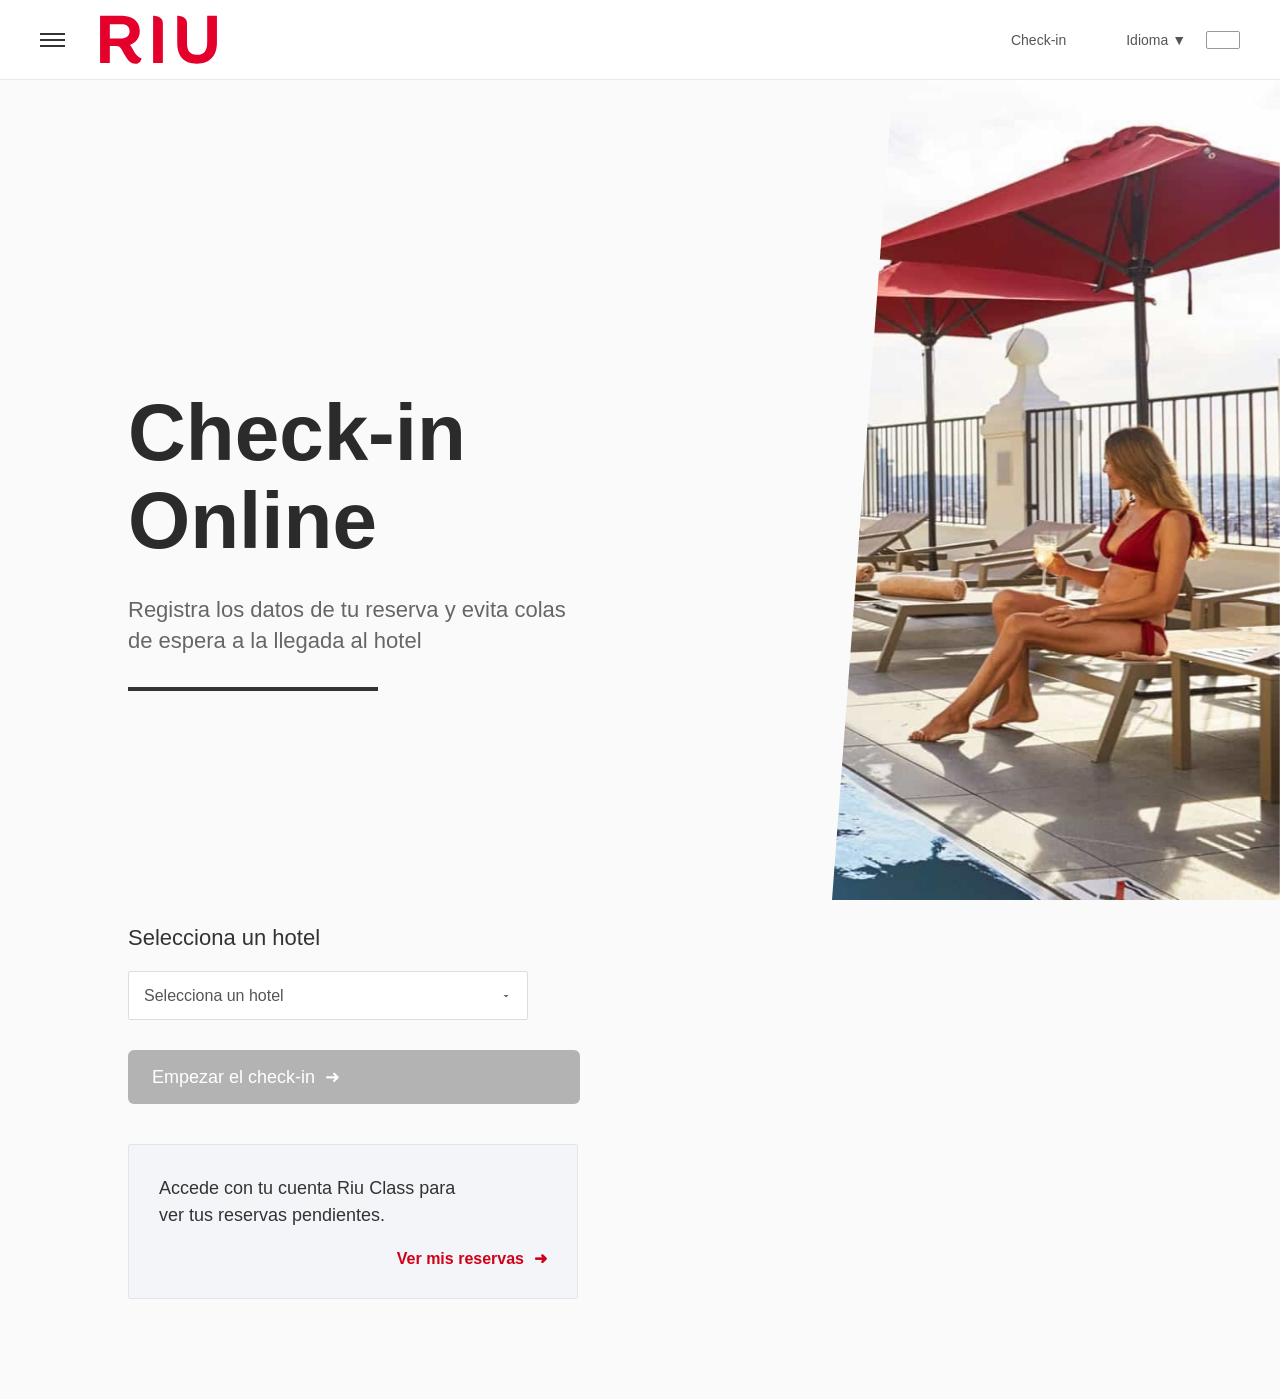
<file: index.html>
<!DOCTYPE html>
<html lang="es">
<head>
    <meta charset="UTF-8">
    <meta name="viewport" content="width=device-width, initial-scale=1.0">
    <title>RIU - Check-in Online</title>
    <link rel="stylesheet" href="css/checkin.css">
</head>
<body>
<!-- Modal de Inicio de Sesión -->
<div id="loginModal" class="modal-overlay">
    <div class="modal-box">
        <!-- Botón de cerrar (X) -->
        <span class="close-modal" id="closeModal">
            <svg viewBox="0 0 24 24" width="24" height="24" fill="#333"><path d="M19 6.41L17.59 5 12 10.59 6.41 5 5 6.41 10.59 12 5 17.59 6.41 19 12 13.41 17.59 19 19 17.59 13.41 12z"/></svg>
        </span>
        
        <h2>Bienvenido de nuevo</h2>
        <p class="modal-subtitle">ACCEDE A TU CUENTA DESDE AQUÍ</p>

        <!-- Botones sociales -->
        <div class="social-logins">
            <button class="btn-google">
                <svg viewBox="0 0 48 48" width="18" height="18"><path fill="#EA4335" d="M24 9.5c3.54 0 6.71 1.22 9.21 3.6l6.85-6.85C35.9 2.38 30.47 0 24 0 14.62 0 6.51 5.38 2.56 13.22l7.98 6.19C12.43 13.7 17.74 9.5 24 9.5z"/><path fill="#4285F4" d="M46.98 24.55c0-1.57-.15-3.09-.38-4.55H24v9.02h12.94c-.58 2.96-2.26 5.48-4.78 7.18l7.73 6c4.51-4.18 7.09-10.36 7.09-17.65z"/><path fill="#FBBC05" d="M10.53 28.59c-.48-1.45-.76-2.99-.76-4.59s.27-3.14.76-4.59l-7.98-6.19C.92 16.46 0 20.12 0 24c0 3.88.92 7.54 2.56 10.78l7.97-6.19z"/><path fill="#34A853" d="M24 48c6.48 0 11.93-2.13 15.89-5.81l-7.73-6c-2.15 1.45-4.92 2.3-8.16 2.3-6.26 0-11.57-4.22-13.47-9.91l-7.98 6.19C6.51 42.62 14.62 48 24 48z"/></svg>
                Login Google
            </button>
            <button class="btn-facebook">
                <svg viewBox="0 0 24 24" width="18" height="18" fill="white"><path d="M22.675 0h-21.35c-.732 0-1.325.593-1.325 1.325v21.351c0 .731.593 1.324 1.325 1.324h11.495v-9.294h-3.128v-3.622h3.128v-2.671c0-3.1 1.893-4.788 4.659-4.788 1.325 0 2.463.099 2.795.143v3.24l-1.918.001c-1.504 0-1.795.715-1.795 1.763v2.313h3.587l-.467 3.622h-3.12v9.293h6.116c.73 0 1.323-.593 1.323-1.325v-21.35c0-.732-.593-1.325-1.325-1.325z"/></svg>
                Login Facebook
            </button>
        </div>

        <!-- Formularios -->
        <div class="modal-form-group">
            <label>Nº de Riu Class</label>
            <input type="text" class="modal-input">
            <div class="forgot-link-container">
                <a href="#" class="forgot-link">HE OLVIDADO MI Nº RIU CLASS</a>
            </div>
        </div>

        <div class="modal-form-group">
            <label>Contraseña</label>
            <div class="password-wrapper">
                <input type="password" id="loginPassword" class="modal-input">
                <span class="toggle-password" id="togglePassword">
                    <svg viewBox="0 0 24 24" width="20" height="20" fill="#666"><path d="M12 4.5C7 4.5 2.73 7.61 1 12c1.73 4.39 6 7.5 11 7.5s9.27-3.11 11-7.5c-1.73-4.39-6-7.5-11-7.5zM12 17c-2.76 0-5-2.24-5-5s2.24-5 5-5 5 2.24 5 5-2.24 5-5 5zm0-8c-1.66 0-3 1.34-3 3s1.34 3 3 3 3-1.34 3-3-1.34-3-3-3z"/></svg>
                </span>
            </div>
            <div class="forgot-link-container">
                <a href="#" class="forgot-link">HE OLVIDADO MI CONTRASEÑA</a>
            </div>
        </div>

        <!-- Botón Entrar -->
        <div class="modal-footer">
            <button class="btn-entrar">Entrar</button>
        </div>
    </div>
</div>
    <!-- Barra de Navegación (Se queda arriba) -->
    <header class="navbar">
        <div class="nav-left">
            <div class="menu-icon">
                <span></span>
                <span></span>
                <span></span>
            </div>
            <img src="img/riu.svg" alt="RIU Hotels & Resorts">
            <nav class="main-links">
                
            </nav>
        </div>
        
        <div class="nav-right">
            <a href="#">Check-in</a>
            <a href="#" id="linkMisReservas"></a>
            <a href="tel:+521234567890"></a>
            <div class="lang-dropdown">
    <a href="#" class="lang-toggle">Idioma ▼</a>

    <div class="lang-menu">
        <a href="#" data-lang="en">Inglés</a>
        <a href="#" data-lang="es">Español</a>
    </div>
</div>

            <a href="#" id="linkRiuClass" class="btn-outline"></a>
        </div>
    </header>

    <!-- Imagen Fija de Fondo (Estática) -->
   <div class="fixed-image-container">
    <img src="img/fondo-3.jpg" class="hero-image">

    <!-- NUEVA CAPA TRANSLÚCIDA -->
    <div class="diagonal-overlay"></div>
</div>


    <!-- Área de Contenido que hace Scroll -->
    <main class="scrollable-content">
        
        <!-- PARTE 1: Hero -->
        <section class="content-section hero-section">
            <h1>Check-in<br>Online</h1>
            <p>Registra los datos de tu reserva y evita colas<br>de espera a la llegada al hotel</p>
            <div class="divider"></div>
        </section>

        <!-- PARTE 2: Formulario de Selección -->
        <section class="content-section form-section">
            <h2 class="section-title">Selecciona un hotel</h2>
            
            <div class="select-wrapper">
                <select class="hotel-select">
                    <option value="" disabled selected>Selecciona un hotel</option>
                   <optgroup label="Alemania">
<option value="riu-plaza-berlin">Hotel Riu Plaza Berlin</option>
</optgroup>

<optgroup label="Aruba">
<option value="riu-palace-antillas">Hotel Riu Palace Antillas</option>
<option value="riu-palace-aruba">Hotel Riu Palace Aruba</option>
</optgroup>

<optgroup label="Bahamas">
<option value="riu-palace-paradise-island">Hotel Riu Palace Paradise Island</option>
</optgroup>

<optgroup label="Cabo Verde">
<option value="riu-cabo-verde">Hotel Riu Cabo Verde</option>
<option value="riu-karamboa">Hotel Riu Karamboa</option>
<option value="riu-palace-boavista">Hotel Riu Palace Boavista</option>
<option value="riu-palace-santa-maria">Hotel Riu Palace Santa Maria</option>
<option value="riu-touareg">Hotel Riu Touareg</option>
</optgroup>

<optgroup label="Canadá">
<option value="riu-plaza-toronto">Hotel Riu Plaza Toronto</option>
</optgroup>

<optgroup label="Costa Rica">
<option value="riu-guanacaste">Hotel Riu Guanacaste</option>
<option value="riu-palace-costa-rica">Hotel Riu Palace Costa Rica</option>
</optgroup>

<optgroup label="Emiratos Árabes Unidos">
<option value="riu-dubai">Hotel Riu Dubai</option>
</optgroup>

<optgroup label="España">
<option value="riu-arecas">Hotel Riu Arecas</option>
<option value="riu-bravo">Hotel Riu Bravo</option>
<option value="riu-buenavista">Hotel Riu Buenavista</option>
<option value="riu-chiclana">Hotel Riu Chiclana</option>
<option value="riu-concordia">Hotel Riu Concordia</option>
<option value="riu-costa-del-sol">Hotel Riu Costa del Sol</option>
<option value="riu-festival">Hotel Riu Festival</option>
<option value="riu-gran-canaria">Hotel Riu Gran Canaria</option>
<option value="riu-monica">Hotel Riu Monica</option>
<option value="riu-oliva-beach">Hotel Riu Oliva Beach Resort</option>
<option value="riu-palace-calypso">Hotel Riu Palace Calypso</option>
<option value="riu-palace-jandia">Hotel Riu Palace Jandia</option>
<option value="riu-palace-la-mola">Hotel Riu Palace La Mola</option>
<option value="riu-palace-maspalomas">Hotel Riu Palace Maspalomas</option>
<option value="riu-palace-meloneras">Hotel Riu Palace Meloneras</option>
<option value="riu-palace-nautilus">Hotel Riu Palace Nautilus</option>
<option value="riu-palace-oasis">Hotel Riu Palace Oasis</option>
<option value="riu-palace-palmeras">Hotel Riu Palace Palmeras</option>
<option value="riu-palace-tenerife">Hotel Riu Palace Tenerife</option>
<option value="riu-palace-tres-islas">Hotel Riu Palace Tres Islas</option>
<option value="riu-papayas">Hotel Riu Papayas</option>
<option value="riu-paraiso-lanzarote">Hotel Riu Paraiso Lanzarote</option>
<option value="riu-playa-park">Hotel Riu Playa Park</option>
<option value="riu-plaza-espana">Hotel Riu Plaza España</option>
<option value="riu-san-francisco">Hotel Riu San Francisco</option>
<option value="riu-vista-mar">Hotel Riu Vista Mar</option>
</optgroup>

<optgroup label="Ilanda">
<option value="riu-plaza-the-gresham-dublin">Hotel Riu Plaza The Gresham Dublin</option>
</optgroup>

<optgroup label="Jamaica">
<option value="riu-montego-bay">Hotel Riu Montego Bay</option>
<option value="riu-negril">Hotel Riu Negril</option>
<option value="riu-ocho-rios">Hotel Riu Ocho Rios</option>
<option value="riu-palace-aquarelle">Hotel Riu Palace Aquarelle</option>
<option value="riu-palace-jamaica">Hotel Riu Palace Jamaica</option>
<option value="riu-palace-tropical-bay">Hotel Riu Palace Tropical Bay</option>
<option value="riu-reggae">Hotel Riu Reggae</option>
</optgroup>

<optgroup label="Maldivas">
<option value="riu-atoll">Hotel Riu Atoll</option>
<option value="riu-palace-maldivas">Hotel Riu Palace Maldivas</option>
</optgroup>

<optgroup label="México">
<option value="riu-cancun">Hotel Riu Cancun</option>
<option value="riu-caribe">Hotel Riu Caribe</option>
<option value="riu-dunamar">Hotel Riu Dunamar</option>
<option value="riu-emerald-bay">Hotel Riu Emerald Bay</option>
<option value="riu-jalisco">Hotel Riu Jalisco</option>
<option value="riu-latino">Hotel Riu Latino</option>
<option value="riu-lupita">Hotel Riu Lupita</option>
<option value="riu-palace-baja-california">Hotel Riu Palace Baja California</option>
<option value="riu-palace-cabo-san-lucas">Hotel Riu Palace Cabo San Lucas</option>
<option value="riu-palace-costa-mujeres">Hotel Riu Palace Costa Mujeres</option>
<option value="riu-palace-kukulkan">Hotel Riu Palace Kukulkan</option>
<option value="riu-palace-las-americas">Hotel Riu Palace Las Americas</option>
<option value="riu-palace-mexico">Hotel Riu Palace Mexico</option>
<option value="riu-palace-pacifico">Hotel Riu Palace Pacifico</option>
<option value="riu-palace-peninsula">Hotel Riu Palace Peninsula</option>
<option value="riu-palace-riviera-maya">Hotel Riu Palace Riviera Maya</option>
<option value="riu-palace-playacar">Hotel Riu Palace Playacar</option>
<option value="riu-plaza-guadalajara">Hotel Riu Plaza Guadalajara</option>
<option value="riu-santa-fe">Hotel Riu Santa Fe</option>
<option value="riu-tequila">Hotel Riu Tequila</option>
<option value="riu-vallarta">Hotel Riu Vallarta</option>
<option value="riu-ventura">Hotel Riu Ventura</option>
<option value="riu-yucatan">Hotel Riu Yucatan</option>
</optgroup>

<optgroup label="Panamá">
<option value="riu-playa-blanca">Hotel Riu Playa Blanca</option>
<option value="riu-plaza-panama">Hotel Riu Plaza Panama</option>
</optgroup>

<optgroup label="Portugal">
<option value="riu-madeira">Hotel Riu Madeira</option>
</optgroup>

<optgroup label="Reino Unido">
<option value="riu-london-westminster">Hotel Riu Plaza London The Westminster</option>
<option value="riu-london-victoria">Hotel Riu Plaza London Victoria</option>
</optgroup>

<optgroup label="República Dominicana">
<option value="riu-bambu">Hotel Riu Bambu</option>
<option value="riu-palace-bavaro">Hotel Riu Palace Bavaro</option>
<option value="riu-palace-macao">Hotel Riu Palace Macao</option>
<option value="riu-palace-punta-cana">Hotel Riu Palace Punta Cana</option>
<option value="riu-republica">Hotel Riu Republica</option>
</optgroup>

<optgroup label="Senegal">
<option value="riu-baobab">Hotel Riu Baobab</option>
</optgroup>

<optgroup label="Sri Lanka">
<option value="riu-sri-lanka">Hotel Riu Sri Lanka</option>
</optgroup>

<optgroup label="Tailandia">
<option value="riu-palace-phuket">Hotel Riu Palace Phuket</option>
</optgroup>

<optgroup label="Tanzania">
<option value="riu-jambo">Hotel Riu Jambo</option>
<option value="riu-palace-swahili">Hotel Riu Palace Swahili</option>
<option value="riu-palace-zanzibar">Hotel Riu Palace Zanzibar</option>
</optgroup>

<optgroup label="USA">
<option value="riu-plaza-chicago">Hotel Riu Plaza Chicago</option>
<option value="riu-plaza-fishermans-wharf">Hotel Riu Plaza Fisherman´s Wharf</option>
<option value="riu-plaza-manhattan-times-square">Hotel Riu Plaza Manhattan Times Square</option>
<option value="riu-plaza-miami-beach">Hotel Riu Plaza Miami Beach</option>
<option value="riu-plaza-new-york-times-square">Hotel Riu Plaza New York Times Square</option>
</optgroup>
                </select>
            </div>

            <button class="btn-checkin" disabled>
                Empezar el check-in <span>&#10140;</span>
            </button>

            <div class="info-card">
                <p>Accede con tu cuenta Riu Class para<br>ver tus reservas pendientes.</p>
                <a href="#" class="red-link">Ver mis reservas <span>&#10140;</span></a> 
            </div>
        </section>

        <!-- Espacio extra solo para que puedas probar el scroll -->
        <div style="height: 100px;"></div>

    </main>
 <script>
const select = document.querySelector('.hotel-select');
const button = document.querySelector('.btn-checkin');
const image = document.querySelector('.hero-image');

// 📌 Mapa de hoteles → imágenes (Mantenemos tu lista intacta)
const hotelImages = {
    "riu-plaza-berlin": "https://www.riu.com/images/hotels/2101-h.jpg",
    "riu-palace-antillas": "https://www.riu.com/images/hotels/3102-h.jpg",
    "riu-palace-aruba": "https://www.riu.com/images/hotels/3105-h.jpg",
    "riu-palace-paradise-island": "https://www.riu.com/images/hotels/4001-h.jpg",
    "riu-cabo-verde": "https://www.riu.com/images/hotels/803-h.jpg",
    "riu-funana": "https://www.riu.com/images/hotels/804-h.jpg",
    "riu-karamboa": "https://www.riu.com/images/hotels/820-h.jpg",
    "riu-palace-boavista": "https://www.riu.com/images/hotels/823-h.jpg",
    "riu-palace-santa-maria": "https://www.riu.com/images/hotels/805-h.jpg",
    "riu-touareg": "https://www.riu.com/images/hotels/822-h.jpg",
    "riu-plaza-toronto": "https://www.riu.com/images/hotels/6001-h.jpg",
    "riu-guanacaste": "https://www.riu.com/images/hotels/5401-h.jpg",
    "riu-palace-costa-rica": "https://www.riu.com/images/hotels/5402-h.jpg",
    "riu-dubai": "https://www.riu.com/images/hotels/6901-h.jpg",
    "riu-arecas": "https://www.riu.com/images/hotels/406-h.jpg",
    "riu-bravo": "https://www.riu.com/images/hotels/108-h.jpg",
    "riu-buenavista": "https://www.riu.com/images/hotels/410-h.jpg",
    "riu-chiclana": "https://www.riu.com/images/hotels/504-h.jpg",
    "riu-concordia": "https://www.riu.com/images/hotels/102-h.jpg",
    "riu-costa-del-sol": "https://www.riu.com/images/hotels/568-h.jpg",
    "riu-festival": "https://www.riu.com/images/hotels/107-h.jpg",
    "riu-gran-canaria": "https://www.riu.com/images/hotels/216-h.jpg",
    "riu-monica": "https://www.riu.com/images/hotels/561-h.jpg",
    "riu-oliva-beach-resort": "https://www.riu.com/images/hotels/317-h.jpg",
    "riu-palace-calypso": "https://www.riu.com/images/hotels/314-h.jpg",
    "riu-palace-jandia": "https://www.riu.com/images/hotels/305-h.jpg",
    "riu-palace-la-mola": "https://www.riu.com/images/hotels/143-h.jpg",
    "riu-palace-maspalomas": "https://www.riu.com/images/hotels/232-h.jpg",
    "riu-palace-meloneras": "https://www.riu.com/images/hotels/212-h.jpg",
    "riu-palace-nautilus": "https://www.riu.com/images/hotels/212-h.jpg",
    "riu-palace-oasis": "https://www.riu.com/images/hotels/215-h.jpg",
    "riu-palace-palmeras": "https://www.riu.com/images/hotels/231-h.jpg",
    "riu-palace-tenerife": "https://www.riu.com/images/hotels/405-h.jpg",
    "riu-palace-tres-islas": "https://www.riu.com/images/hotels/316-h.jpg",
    "riu-papayas": "https://www.riu.com/images/hotels/205-h.jpg",
    "riu-paraiso-lanzarote": "https://www.riu.com/images/hotels/611-h.jpg",
    "riu-playa-park": "https://www.riu.com/images/hotels/116-h.jpg",
    "riu-plaza-españa": "https://www.riu.com/images/hotels/582-h.jpg",
    "riu-san-francisco": "https://www.riu.com/images/hotels/105-h.jpg",
    "riu-vistamar": "https://www.riu.com/images/hotels/217-h.jpg",
    "riu-plaza-the-gresham-dublin": "https://www.riu.com/images/hotels/1401-h.jpg",
    "riu-montego-bay": "https://www.riu.com/images/hotels/4901-h.jpg",
    "riu-negril": "https://www.riu.com/images/hotels/4732-h.jpg",
    "riu-ocho-rios": "https://www.riu.com/images/hotels/4801-h.jpg",
    "riu-palace-aquarelle": "https://www.riu.com/images/hotels/4821-h.jpg",
    "riu-palace-jamaica": "https://www.riu.com/images/hotels/4902-h.jpg",
    "riu-palace-tropical-bay": "https://www.riu.com/images/hotels/4731-h.jpg",
    "riu-reggae": "https://www.riu.com/images/hotels/4903-h.jpg",
    "riu-atoll": "https://www.riu.com/images/hotels/7201-h.jpg",
    "riu-palace-maldivas": "https://www.riu.com/images/hotels/7202-h.jpg",
    "riu-palace-tikida-agadir": "https://www.riu.com/images/hotels/6553-h.jpg",
    "riu-palace-tikida-taghazout": "https://www.riu.com/images/hotels/6556-h.jpg",
    "riu-tikida-beach": "https://www.riu.com/images/hotels/6552-h.jpg",
    "riu-tikida-dunas": "https://www.riu.com/images/hotels/6551-h.jpg",
    "riu-tikida-garden": "https://www.riu.com/images/hotels/6502-h.jpg",
    "riu-tikida-palmeraie": "https://www.riu.com/images/hotels/6501-h.jpg",
    "riu-turquoise": "https://www.riu.com/images/hotels/7006-h.jpg",
    "riu-palace-mauritius": "https://www.riu.com/images/hotels/7006-h.jpg",
    "riu-cancun": "https://www.riu.com/images/hotels/2801-h.jpg",
    "riu-caribe": "https://www.riu.com/images/hotels/2803-h.jpg",
    "riu-dunamar": "https://www.riu.com/images/hotels/2853-h.jpg",
    "riu-emerald-bay": "https://www.riu.com/images/hotels/3601-h.jpg",
    "riu-jalisco": "https://www.riu.com/images/hotels/3755-h.jpg",
    "riu-latino": "https://www.riu.com/images/hotels/2854-h.jpg",
    "riu-lupita": "https://www.riu.com/images/hotels/2755-h.jpg",
    "riu-palace-baja-california": "https://www.riu.com/images/hotels/3803-h.jpg",
    "riu-palace-cabo-san-lucas": "https://www.riu.com/images/hotels/3801-h.jpg",
    "riu-palace-costa-mujeres": "https://www.riu.com/images/hotels/3801-h.jpg",
    "riu-palace-kukulkan": "https://www.riu.com/images/hotels/2806-h.jpg",
    "riu-palace-las-americas": "https://www.riu.com/images/hotels/2802-h.jpg",
    "riu-palace-mexico": "https://www.riu.com/images/hotels/2753-h.jpg",
    "riu-palace-pacifico": "https://www.riu.com/images/hotels/3756-h.jpg",
    "riu-palace-peninsula": "https://www.riu.com/images/hotels/2804-h.jpg",
    "riu-palace-riviera-maya": "https://www.riu.com/images/hotels/2760-h.jpg",
    "riu-playacar": "https://www.riu.com/images/hotels/2754-h.jpg",
    "riu-plaza-guadalajara": "https://www.riu.com/images/hotels/3502-h.jpg",
    "riu-santa-fe": "https://www.riu.com/images/hotels/3802-h.jpg",
    "riu-tequila": "https://www.riu.com/images/hotels/2752-h.jpg",
    "riu-vallarta": "https://www.riu.com/images/hotels/3701-h.jpg",
    "riu-ventura": "https://www.riu.com/images/hotels/2807-h.jpg",
    "riu-yucatan": "https://www.riu.com/images/hotels/2751-h.jpg",
    "riu-playa-blanca": "https://www.riu.com/images/hotels/4501-h.jpg",
    "riu-plaza-panama": "https://www.riu.com/images/hotels/4401-h.jpg",
    "riu-bambu": "https://www.riu.com/images/hotels/705-h.jpg",
    "riu-palace-bavaro": "https://www.riu.com/images/hotels/707-h.jpg",
    "riu-palace-macao": "https://www.riu.com/images/hotels/712-h.jpg",
    "riu-palace-punta-cana": "https://www.riu.com/images/hotels/706-h.jpg",
    "riu-republica": "https://www.riu.com/images/hotels/709-h.jpg"
};

// Evento cuando cambias el select (Muestra la imagen en el index)
select.addEventListener('change', () => {
    if (select.value !== "") {
        button.disabled = false;
        button.style.backgroundColor = "#d10019";
        button.style.cursor = "pointer";

        if (hotelImages[select.value]) {
            image.src = hotelImages[select.value];
        }
    }
});

// Evento cuando haces clic en Check-in (Guarda datos y redirige)
button.addEventListener('click', () => {
    const selectedValue = select.value;
    // Obtenemos el texto visible del hotel seleccionado
    const selectedText = select.options[select.selectedIndex].text; 
    const selectedImage = hotelImages[selectedValue];

    // Guardamos el nombre y la imagen en el navegador
    localStorage.setItem('hotelNombre', selectedText);
    if(selectedImage) {
        localStorage.setItem('hotelImagen', selectedImage);
    }

    // Redirigir
    window.location.href = "formulario.html";
});
// --- LÓGICA DEL MODAL ---
const linkMisReservas = document.getElementById('linkMisReservas');
const linkRiuClass = document.getElementById('linkRiuClass');
const loginModal = document.getElementById('loginModal');
const closeModal = document.getElementById('closeModal');
const togglePassword = document.getElementById('togglePassword');
const inputPassword = document.getElementById('loginPassword');

// Función para abrir el modal
function abrirModal(e) {
    e.preventDefault(); // Evita que la página salte arriba
    loginModal.style.display = 'flex';
}

// Asignar los clics a los enlaces del menú
if(linkMisReservas) linkMisReservas.addEventListener('click', abrirModal);
if(linkRiuClass) linkRiuClass.addEventListener('click', abrirModal);

// Seleccionamos todos los enlaces que tengan la clase 'red-link'
const enlacesRedLink = document.querySelectorAll('.red-link');

// Le asignamos la función de abrir el modal a cada uno de ellos
enlacesRedLink.forEach(enlace => {
    enlace.addEventListener('click', abrirModal);
});

// Cerrar el modal al hacer clic en la "X"
closeModal.addEventListener('click', () => {
    loginModal.style.display = 'none';
});

// Cerrar el modal al hacer clic fuera del cuadro blanco
window.addEventListener('click', (e) => {
    if (e.target === loginModal) {
        loginModal.style.display = 'none';
    }
});

// Mostrar/Ocultar contraseña con el icono del ojito
togglePassword.addEventListener('click', () => {
    const type = inputPassword.getAttribute('type') === 'password' ? 'text' : 'password';
    inputPassword.setAttribute('type', type);
});

const langDropdown = document.querySelector('.lang-dropdown');
const langToggle = document.querySelector('.lang-toggle');

// Abrir / cerrar
langToggle.addEventListener('click', (e) => {
    e.preventDefault();
    langDropdown.classList.toggle('active');
});

// Cerrar si haces clic fuera
window.addEventListener('click', (e) => {
    if (!e.target.closest('.lang-dropdown')) {
        langDropdown.classList.remove('active');
    }
});

</script>

</body>
</html>
</file>
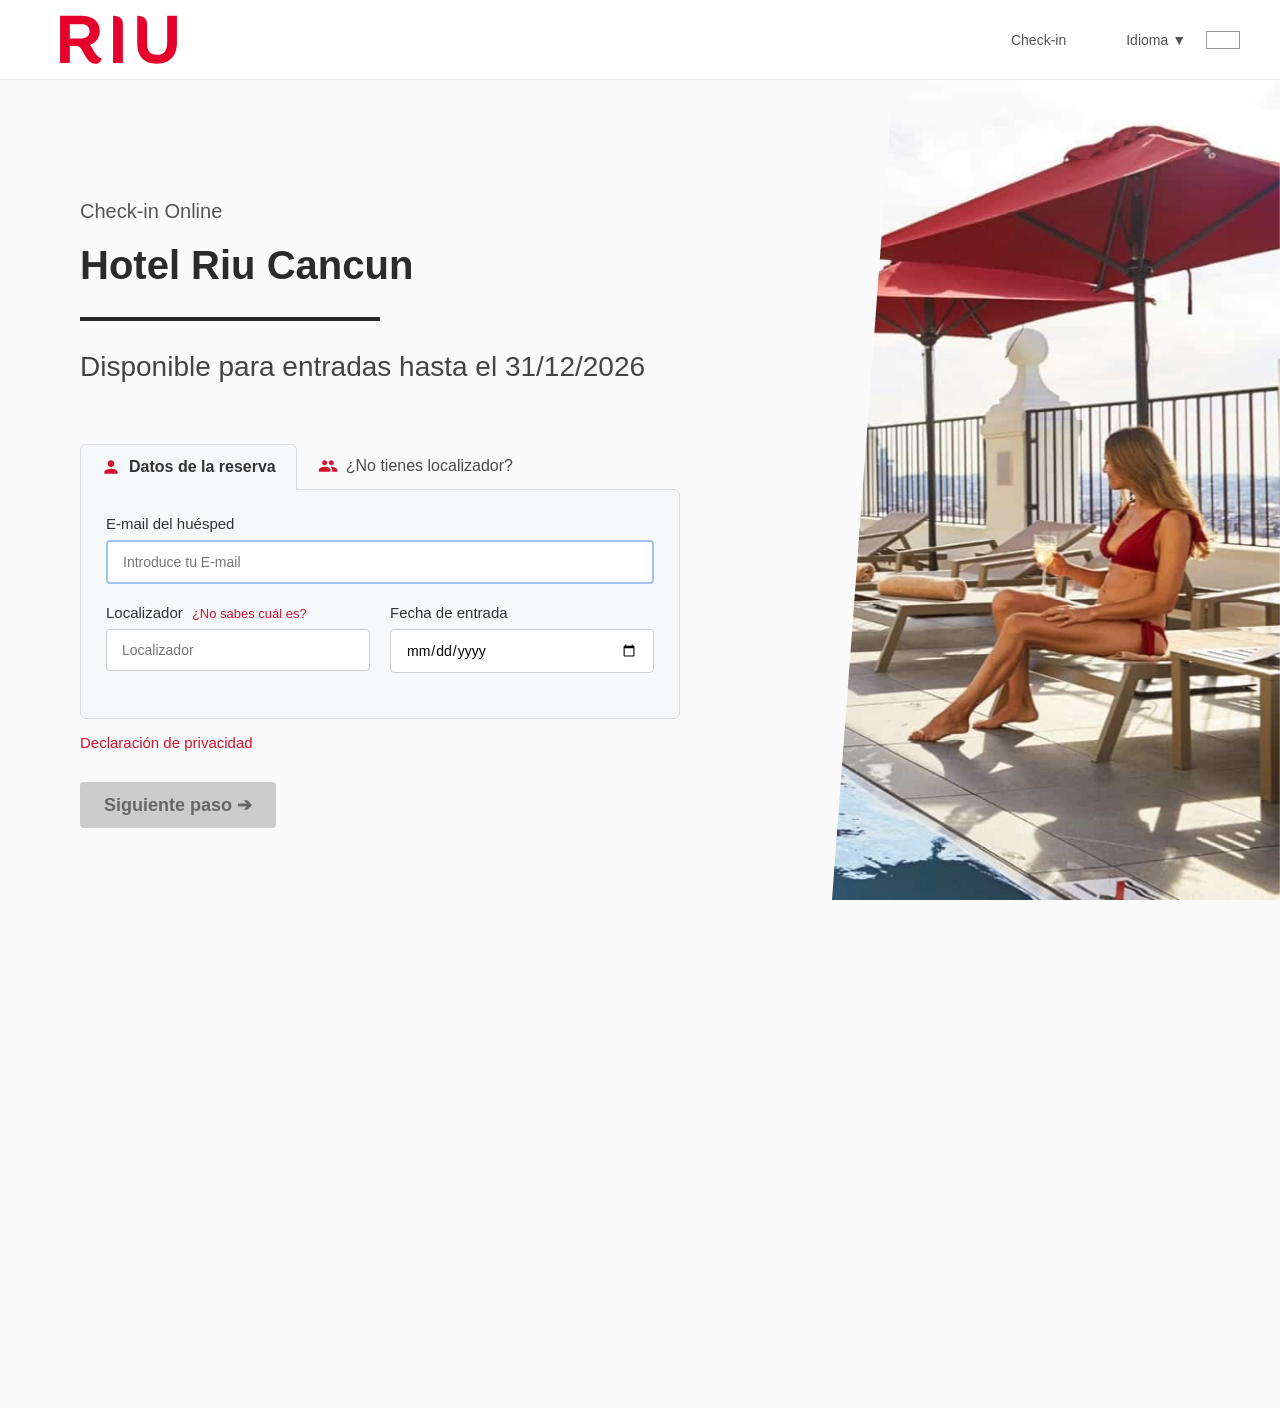
<file: formulario.html>
<!DOCTYPE html>
<html lang="es">
<head>
    <meta charset="UTF-8">
    <meta name="viewport" content="width=device-width, initial-scale=1.0">
    <title>RIU - Check-in Online</title>
    <link rel="stylesheet" href="css/formulario.css">
</head>
<body>
<!-- Modal de Inicio de Sesión -->
<div id="loginModal" class="modal-overlay">
    <div class="modal-box">
        <!-- Botón de cerrar (X) -->
        <span class="close-modal" id="closeModal">
            <svg viewBox="0 0 24 24" width="24" height="24" fill="#333"><path d="M19 6.41L17.59 5 12 10.59 6.41 5 5 6.41 10.59 12 5 17.59 6.41 19 12 13.41 17.59 19 19 17.59 13.41 12z"/></svg>
        </span>
        
        <h2>Bienvenido de nuevo</h2>
        <p class="modal-subtitle">ACCEDE A TU CUENTA DESDE AQUÍ</p>

        <!-- Botones sociales -->
        <div class="social-logins">
            <button class="btn-google">
                <svg viewBox="0 0 48 48" width="18" height="18"><path fill="#EA4335" d="M24 9.5c3.54 0 6.71 1.22 9.21 3.6l6.85-6.85C35.9 2.38 30.47 0 24 0 14.62 0 6.51 5.38 2.56 13.22l7.98 6.19C12.43 13.7 17.74 9.5 24 9.5z"/><path fill="#4285F4" d="M46.98 24.55c0-1.57-.15-3.09-.38-4.55H24v9.02h12.94c-.58 2.96-2.26 5.48-4.78 7.18l7.73 6c4.51-4.18 7.09-10.36 7.09-17.65z"/><path fill="#FBBC05" d="M10.53 28.59c-.48-1.45-.76-2.99-.76-4.59s.27-3.14.76-4.59l-7.98-6.19C.92 16.46 0 20.12 0 24c0 3.88.92 7.54 2.56 10.78l7.97-6.19z"/><path fill="#34A853" d="M24 48c6.48 0 11.93-2.13 15.89-5.81l-7.73-6c-2.15 1.45-4.92 2.3-8.16 2.3-6.26 0-11.57-4.22-13.47-9.91l-7.98 6.19C6.51 42.62 14.62 48 24 48z"/></svg>
                Login Google
            </button>
            <button class="btn-facebook">
                <svg viewBox="0 0 24 24" width="18" height="18" fill="white"><path d="M22.675 0h-21.35c-.732 0-1.325.593-1.325 1.325v21.351c0 .731.593 1.324 1.325 1.324h11.495v-9.294h-3.128v-3.622h3.128v-2.671c0-3.1 1.893-4.788 4.659-4.788 1.325 0 2.463.099 2.795.143v3.24l-1.918.001c-1.504 0-1.795.715-1.795 1.763v2.313h3.587l-.467 3.622h-3.12v9.293h6.116c.73 0 1.323-.593 1.323-1.325v-21.35c0-.732-.593-1.325-1.325-1.325z"/></svg>
                Login Facebook
            </button>
        </div>

        <!-- Formularios -->
        <div class="modal-form-group">
            <label>Nº de Riu Class</label>
            <input type="text" class="modal-input">
            <div class="forgot-link-container">
                <a href="#" class="forgot-link">HE OLVIDADO MI Nº RIU CLASS</a>
            </div>
        </div>

        <div class="modal-form-group">
            <label>Contraseña</label>
            <div class="password-wrapper">
                <input type="password" id="loginPassword" class="modal-input">
                <span class="toggle-password" id="togglePassword">
                    <svg viewBox="0 0 24 24" width="20" height="20" fill="#666"><path d="M12 4.5C7 4.5 2.73 7.61 1 12c1.73 4.39 6 7.5 11 7.5s9.27-3.11 11-7.5c-1.73-4.39-6-7.5-11-7.5zM12 17c-2.76 0-5-2.24-5-5s2.24-5 5-5 5 2.24 5 5-2.24 5-5 5zm0-8c-1.66 0-3 1.34-3 3s1.34 3 3 3 3-1.34 3-3-1.34-3-3-3z"/></svg>
                </span>
            </div>
            <div class="forgot-link-container">
                <a href="#" class="forgot-link">HE OLVIDADO MI CONTRASEÑA</a>
            </div>
        </div>

        <!-- Botón Entrar -->
        <div class="modal-footer">
            <button class="btn-entrar">Entrar</button>
        </div>
    </div>
</div>
    <!-- Barra de Navegación -->
    <header class="navbar">
        <div class="nav-left">
            <div class="menu-icon">
                <span></span>
                <span></span>
                <span></span>
            </div>
            <img src="img/riu.svg" alt="RIU Hotels & Resorts">
            <nav class="main-links">
           
            </nav>
        </div>
        
        <div class="nav-right">
            <a href="#">Check-in</a>
            <a href="#" id="linkMisReservas"></a>
            <a href="tel:+521234567890"></a>

            <!-- Dropdown idioma -->
            <div class="lang-dropdown">
                <a href="#" class="lang-toggle">Idioma ▼</a>
                <div class="lang-menu">
                    <a href="#" data-lang="en">Inglés</a>
                    <a href="#" data-lang="es">Español</a>
                </div>
            </div>

            <a href="#" id="linkRiuClass" class="btn-outline"></a>
        </div>
    </header>

    <!-- Imagen de fondo -->
    <div class="fixed-image-container">
        <img src="img/fondo-3.jpg" class="hero-image" id="heroImage">
        <div class="diagonal-overlay"></div>
    </div>

    <!-- Contenido -->
    <main class="scrolling-wrapper">
        <div class="white-panel">
            
            <section class="hero-section hotel-header">
    <span class="pre-title">Check-in Online</span>
    <h1 id="hotelName">Hotel Riu Cancun</h1>
    <div class="divider"></div>
    <p class="availability-info">
        Disponible para entradas hasta el 31/12/2026
    </p>
</section>


            <section class="dynamic-content">
                <!-- Contenido dinámico -->
                 <div class="checkin-container">
    <!-- Pestañas superiores -->
    <div class="checkin-tabs">
        <div class="tab active" id="tab-reserva" onclick="cambiarPestana('reserva')">
            <svg viewBox="0 0 24 24" fill="currentColor" class="tab-icon"><path d="M12 12c2.21 0 4-1.79 4-4s-1.79-4-4-4-4 1.79-4 4 1.79 4 4 4zm0 2c-2.67 0-8 1.34-8 4v2h16v-2c0-2.66-5.33-4-8-4z"/></svg>
            Datos de la reserva
        </div>
        <div class="tab inactive" id="tab-sin-loc" onclick="cambiarPestana('sin-loc')">
            <svg viewBox="0 0 24 24" fill="currentColor" class="tab-icon"><path d="M16 11c1.66 0 2.99-1.34 2.99-3S17.66 5 16 5c-1.66 0-3 1.34-3 3s1.34 3 3 3zm-8 0c1.66 0 2.99-1.34 2.99-3S9.66 5 8 5C6.34 5 5 6.34 5 8s1.34 3 3 3zm0 2c-2.33 0-7 1.17-7 3.5V19h14v-2.5c0-2.33-4.67-3.5-7-3.5zm8 0c-.29 0-.62.02-.97.05 1.16.84 1.97 1.97 1.97 3.45V19h6v-2.5c0-2.33-4.67-3.5-7-3.5z"/></svg>
            ¿No tienes localizador?
        </div>
    </div>

    <!-- Caja del Formulario -->
    <div class="checkin-form-box">
        
        <!-- FORMULARIO 1: Datos de la reserva (Visible por defecto) -->
        <div id="form-datos-reserva" class="form-content">
            <div class="form-group">
                <label for="email">E-mail del huésped</label>
                <input type="email" id="email" class="input-blue-border" placeholder="Introduce tu E-mail">
            </div>
            <div class="form-row">
                <div class="form-group col-half">
                    <label for="localizador">
                        Localizador <a href="#" class="help-link">¿No sabes cuál es?</a>
                    </label>
                    <input type="text" id="localizador" placeholder="Localizador">
                </div>
                <div class="form-group col-half">
                    <label for="fecha">Fecha de entrada</label>
                    <input type="date" id="fecha">
                </div>
            </div>
        </div>

        <!-- FORMULARIO 2: ¿No tienes localizador? (Oculto por defecto) -->
        <div id="form-sin-localizador" class="form-content" style="display: none;">
            <div class="form-group">
                <label for="nombre">Nombre</label>
                <input type="text" id="nombre" placeholder="Introduce tu nombre">
            </div>
            <div class="form-group">
                <label for="apellidos">Apellidos</label>
                <input type="text" id="apellidos" placeholder="Introduce tus apellidos">
            </div>
            <div class="form-group">
                <label for="email-alt">E-mail del huésped</label>
                <input type="email" id="email-alt" placeholder="Introduce tu E-mail">
            </div>
            <div class="form-row">
                <div class="form-group col-half">
                    <label for="fecha-entrada-alt">Fecha de entrada</label>
                    <input type="date" id="fecha-entrada-alt">
                </div>
                <div class="form-group col-half">
                    <label for="fecha-salida">Fecha de salida</label>
                    <input type="date" id="fecha-salida">
                </div>
            </div>
        </div>

    </div>

    <!-- Enlace Privacidad y Botón (Estos se quedan siempre visibles) -->
    <div class="privacy-container">
        <a href="#" class="privacy-link">Declaración de privacidad</a>
    </div>
    <button id="btnSiguiente" class="btn-siguiente" disabled>Siguiente paso ➔</button>
</div>
            </section>

            <div style="height: 500px;"></div>
        </div>
    </main>


<script src="js/formulario.js"></script>
</body>
</html>
</file>
<file: css/checkin.css>
/* Reseteo básico y fuentes */
* {
    margin: 0;
    padding: 0;
    box-sizing: border-box;
    font-family: 'Arial', sans-serif; /* Puedes cambiarla por una fuente más específica si lo deseas */
}

body {
    background-color: #fafafa;
    color: #333;
}

/* --- Barra de Navegación --- */
.navbar {
    display: flex;
    justify-content: space-between;
    align-items: center;
    padding: 15px 40px;
    background-color: #ffffff;
    border-bottom: 1px solid #eaeaea;
}

.nav-left, .nav-right {
    display: flex;
    align-items: center;
    gap: 20px;
}

/* Icono de menú hamburguesa */
.menu-icon {
    display: flex;
    flex-direction: column;
    cursor: pointer;
    gap: 4px;
    margin-right: 15px;
}

.menu-icon span {
    width: 25px;
    height: 2px;
    background-color: #333;
}

.logo {
    color: #d10019; /* Rojo de RIU */
    font-size: 32px;
    font-weight: 900;
    letter-spacing: 2px;
    margin-right: 20px;
}

.navbar a {
    text-decoration: none;
    color: #555;
    font-size: 14px;
    transition: color 0.3s;
}

.navbar a:hover {
    color: #000;
}

.main-links {
    display: flex;
    gap: 20px;
}

.btn-outline {
    border: 1px solid #999;
    padding: 8px 16px;
    border-radius: 2px;
    color: #555;
}

.btn-outline:hover {
    border-color: #333;
    color: #333;
}

/* --- Sección Hero --- */
.hero-section {
    display: flex;
    height: calc(100vh - 75px); /* Altura total menos la barra de navegación */
    position: relative;
    background-color: #fafafa;
    overflow: hidden;
}

.hero-content {
    flex: 1;
    padding: 10% 5% 10% 10%;
    z-index: 2;
    display: flex;
    flex-direction: column;
    justify-content: center;
}

.hero-content h1 {
    font-size: 80px;
    font-weight: 800;
    line-height: 1.1;
    color: #2b2b2b;
    margin-bottom: 30px;
}

.hero-content p {
    font-size: 22px;
    color: #666;
    font-weight: 300;
    line-height: 1.4;
    margin-bottom: 30px;
}

.divider {
    width: 250px;
    height: 4px;
    background-color: #333;
}

/* --- Contenedor de la Imagen Diagonal --- */
.hero-image-container {
    flex: 1;
    position: absolute;
    top: 0;
    right: 0;
    width: 55%;
    height: 100%;
    /* Aquí ocurre la magia de la diagonal usando clip-path */
    clip-path: polygon(45% 0, 100% 0, 100% 100%, 0% 100%);
}

.hero-image {
    width: 100%;
    height: 100%;
    object-fit: cover;
    object-position: center;
}

/* Ajustes responsivos básicos para pantallas pequeñas */
@media (max-width: 1024px) {
    .hero-content h1 { font-size: 60px; }
    .hero-content p { font-size: 18px; }
    .nav-right, .main-links { display: none; } /* Oculta enlaces en móvil para simplificar */
}
/* --- Reseteo y Base --- */
* {
    margin: 0;
    padding: 0;
    box-sizing: border-box;
    font-family: 'Arial', sans-serif;
}

body {
    background-color: #fafafa;
    color: #333;
}

/* --- Barra de Navegación (Sticky para que se quede arriba al bajar) --- */
.navbar {
    position: sticky;
    top: 0;
    z-index: 100;
    display: flex;
    justify-content: space-between;
    align-items: center;
    padding: 15px 40px;
    background-color: #ffffff;
    border-bottom: 1px solid #eaeaea;
}

.nav-left, .nav-right { display: flex; align-items: center; gap: 20px; }
.menu-icon { display: flex; flex-direction: column; cursor: pointer; gap: 4px; margin-right: 15px; }
.menu-icon span { width: 25px; height: 2px; background-color: #333; }
.logo { color: #d10019; font-size: 32px; font-weight: 900; letter-spacing: 2px; margin-right: 20px; }
.navbar a { text-decoration: none; color: #555; font-size: 14px; transition: color 0.3s; }
.navbar a:hover { color: #000; }
.main-links { display: flex; gap: 20px; }
.btn-outline { border: 1px solid #999; padding: 8px 16px; border-radius: 2px; color: #555; }
.btn-outline:hover { border-color: #333; color: #333; }

/* IMAGEN FIJA */
.fixed-image-container {
    position: fixed;
    top: 0;
    right: 0;
    width: 35%; /* 🔥 CAMBIA ESTO: Antes era 45%. Entre más pequeño el número (ej. 35% o 40%), más a la derecha se va */
    height: 100vh;
    z-index: 1;
    clip-path: polygon(15% 0, 100% 0, 100% 100%, 0% 100%);
}


/* --- CONTENEDOR DE SCROLL --- */
.scrollable-content {
    position: relative;
    z-index: 10; 
    width: 100%;
}

.content-section {
    /* Cambiamos el width de 50% a un max-width fijo para evitar que se aplaste */
    width: 100%;
    max-width: 600px; /* Esto asegura que el texto tenga suficiente espacio */
    padding-left: 10%;
    padding-right: 20px;
    display: flex;
    flex-direction: column; /* ¡Muy importante! Fuerza que los elementos vayan uno debajo del otro */
    justify-content: center;
}

/* --- PARTE 1: Hero Estilos --- */
.hero-section {
    padding-top: 15vh;
    padding-bottom: 40px;
}

.hero-section h1 { 
    font-size: 80px; 
    font-weight: 800; 
    line-height: 1.1; 
    color: #2b2b2b; 
    margin-bottom: 30px;
    white-space: nowrap; /* Evita que la palabra "Check-in" se parta a la mitad */
}

.hero-section p { 
    font-size: 22px; 
    color: #666; 
    font-weight: 300; 
    line-height: 1.4; 
    margin-bottom: 30px; 
}

.divider { 
    width: 250px; 
    height: 4px; 
    background-color: #333; 
}

/* --- PARTE 2: Formulario Estilos --- */
.form-section {
    padding-top: 20px;
}

.section-title {
    font-size: 22px;
    font-weight: 400;
    color: #333;
    margin-bottom: 20px;
}

/* Selector de Hotel */
.select-wrapper {
    margin-bottom: 30px;
    max-width: 400px;
}

.hotel-select {
    width: 100%;
    padding: 15px;
    font-size: 16px;
    color: #555;
    border: 1px solid #ddd;
    border-radius: 2px;
    appearance: none; /* Quita la flecha por defecto */
    background: url('data:image/svg+xml;utf8,<svg xmlns="http://www.w3.org/2000/svg" width="12" height="12" viewBox="0 0 24 24"><path fill="%23666" d="M7 10l5 5 5-5z"/></svg>') no-repeat right 15px center;
    background-color: white;
    cursor: pointer;
    outline: none;
}

/* Botón Check-in */
.btn-checkin {
    background-color: #b3b3b3; /* Gris claro (deshabilitado en la imagen) */
    color: white;
    border: none;
    padding: 16px 24px;
    font-size: 18px;
    font-weight: 500;
    border-radius: 6px;
    cursor: not-allowed;
    margin-bottom: 40px;
    display: flex;
    align-items: center;
    gap: 10px;
}

/* Tarjeta de Información */
.info-card {
    background-color: #f4f5f8;
    border: 1px solid #e0e4eb;
    padding: 30px;
    max-width: 450px;
    border-radius: 2px;
}

.info-card p {
    font-size: 18px;
    color: #333;
    line-height: 1.5;
    margin-bottom: 20px;
}

.red-link {
    display: flex;
    justify-content: flex-end;
    align-items: center;
    gap: 10px;
    color: #d10019;
    font-size: 16px;
    font-weight: 600;
    text-decoration: none;
}

.red-link:hover {
    text-decoration: underline;
}

/* Ajustes responsivos */
@media (max-width: 1024px) {
    .content-section { width: 100%; padding-right: 10%; }
    .fixed-image-container { display: none; } /* Oculta la imagen en móviles para mejor lectura */
    .hero-section h1 { font-size: 50px; }
}
.btn-checkin:not(:disabled):hover {
    background-color: #a00014;
}

.contact-dropdown {
    position: relative;
}

.contact-menu {
    display: none;
    position: absolute;
    top: 100%;
    right: 0;
    background: white;
    border: 1px solid #ddd;
    padding: 10px;
    min-width: 200px;
}

.contact-menu a {
    color: #333;
    text-decoration: none;
}

.contact-dropdown:hover .contact-menu {
    display: block;
}
.lang-dropdown {
    position: relative;
}

.lang-menu {
    display: none;
    position: absolute;
    top: 100%;
    right: 0;
    background: #fff;
    border: 1px solid #ddd;
    min-width: 150px;
    box-shadow: 0 4px 10px rgba(0,0,0,0.1);
}

.lang-menu a {
    display: block;
    padding: 10px 15px;
    color: #333;
    text-decoration: none;
    font-size: 14px;
}

.lang-menu a:hover {
    background: #f5f5f5;
}

/* clase activa */
.lang-dropdown.active .lang-menu {
    display: block;
}

.btn-outline {
    border: 1px solid #999;
    padding: 8px 16px;
    border-radius: 2px;
    color: #555;
    transition: all 0.3s ease;
}

/* 🔴 EFECTO HOVER (como tu imagen) */
.btn-outline:hover {
    background-color: #b85c5c; /* rojo suave como el de la imagen */
    color: #fff;
    border-color: #b85c5c;
}

.hero-image {
    transition: opacity 0.5s ease;
}
/* --- ESTILOS DEL MODAL --- */
.modal-overlay {
    position: fixed;
    top: 0;
    left: 0;
    width: 100%;
    height: 100%;
    background-color: rgba(0, 0, 0, 0.6);
    display: none; /* Oculto por defecto */
    justify-content: center;
    align-items: center;
    z-index: 9999;
}

.modal-box {
    background: #ffffff;
    width: 90%;
    max-width: 500px;
    padding: 40px;
    border-radius: 4px;
    position: relative;
    box-shadow: 0 5px 15px rgba(0,0,0,0.3);
}

.close-modal {
    position: absolute;
    top: 15px;
    right: 20px;
    cursor: pointer;
}

.modal-box h2 {
    color: #222;
    font-size: 28px;
    margin-bottom: 5px;
    font-weight: 400;
}

.modal-subtitle {
    color: #666;
    font-size: 13px;
    margin-bottom: 30px;
}

/* Botones Sociales */
.social-logins {
    display: flex;
    gap: 15px;
    margin-bottom: 30px;
}

.btn-google, .btn-facebook {
    flex: 1;
    display: flex;
    align-items: center;
    justify-content: center;
    gap: 10px;
    padding: 10px;
    border-radius: 6px;
    font-weight: 500;
    cursor: pointer;
    font-size: 14px;
    border: 1px solid #ddd;
}

.btn-google {
    background: white;
    color: #333;
}

.btn-facebook {
    background: #1877F2;
    color: white;
    border-color: #1877F2;
}

/* Formularios del modal */
.modal-form-group {
    margin-bottom: 20px;
}

.modal-form-group label {
    display: block;
    margin-bottom: 8px;
    font-size: 16px;
    color: #222;
}

.modal-input {
    width: 100%;
    padding: 12px;
    border: 1px solid #ccc;
    border-radius: 4px;
    font-size: 16px;
    box-sizing: border-box;
}

.modal-input:focus {
    outline: none;
    border-color: #007bff; /* Color azul al escribir */
}

/* Contenedor relativo para el ojito de contraseña */
.password-wrapper {
    position: relative;
}

.toggle-password {
    position: absolute;
    right: 12px;
    top: 50%;
    transform: translateY(-50%);
    cursor: pointer;
    display: flex;
}

/* Enlaces de "He olvidado..." */
.forgot-link-container {
    text-align: right;
    margin-top: 5px;
}

.forgot-link {
    color: #d88383; /* Color asalmonado de la imagen */
    font-size: 12px;
    text-decoration: none;
}

.forgot-link:hover {
    text-decoration: underline;
}

/* Botón Entrar */
.modal-footer {
    display: flex;
    justify-content: flex-end;
    margin-top: 30px;
}

.btn-entrar {
    background-color: #E2002B; /* Rojo Riu */
    color: white;
    border: none;
    padding: 12px 40px;
    font-size: 16px;
    border-radius: 4px;
    cursor: pointer;
    transition: background 0.3s;
}

.btn-entrar:hover {
    background-color: #b50022;
}

/* DROPDOWN IDIOMA */
.lang-dropdown {
    position: relative;
}

.lang-menu {
    display: none;
    position: absolute;
    top: 100%;
    right: 0;
    background: #fff;
    border: 1px solid #ddd;
}

.lang-menu a {
    display: block;
    padding: 10px;
}
</file>
<file: css/formulario.css>
/* RESET */
* {
    margin: 0;
    padding: 0;
    box-sizing: border-box;
    font-family: Arial, sans-serif;
}

body {
    background-color: #fafafa;
    color: #333;
}

/* NAVBAR */
.navbar {
    position: sticky;
    top: 0;
    z-index: 100;
    display: flex;
    justify-content: space-between;
    align-items: center;
    padding: 15px 40px;
    background: #fff;
    border-bottom: 1px solid #eaeaea;
}

.nav-left, .nav-right {
    display: flex;
    align-items: center;
    gap: 20px;
}

.logo {
    color: #d10019;
    font-size: 32px;
    font-weight: 900;
}

.navbar a {
    text-decoration: none;
    color: #555;
    font-size: 14px;
}

.navbar a:hover {
    color: #000;
}

/* BOTÓN */
.btn-outline {
    border: 1px solid #999;
    padding: 8px 16px;
    transition: 0.3s;
}

.btn-outline:hover {
    background-color: #b85c5c;
    color: #fff;
    border-color: #b85c5c;
}

/* IMAGEN FIJA */
.fixed-image-container {
    position: fixed;
    top: 0;
    right: 0;
    width: 35%; /* 🔥 CAMBIA ESTO: Antes era 45%. Entre más pequeño el número (ej. 35% o 40%), más a la derecha se va */
    height: 100vh;
    z-index: 1;
    clip-path: polygon(15% 0, 100% 0, 100% 100%, 0% 100%);
}

.hero-image {
    width: 100%;
    height: 100%;
    object-fit: cover;
    transition: opacity 0.5s ease;
}

/* CONTENIDO */
.scrolling-wrapper {
    position: relative;
    z-index: 10;
}

.white-panel {
    width: 55%;
    padding: 40px 40px; /* 🔥 reduce el espacio */
}



.hero-section {
    padding-top: 40px;
    padding-bottom: 40px;
}


/* TEXTO PEQUEÑO ARRIBA */
.pre-title {
    font-size: 20px;
    color: #555;
    margin-bottom: 20px;
    display: block;
}

/* TITULO GRANDE */
.hero-section h1 {
    font-size: 40px; /* 🔥 baja de 90 a 80 */
    font-weight: 800;
    color: #2b2b2b;
    line-height: 1.1;
    margin-bottom: 30px;
    max-width: 900px;
}


/* LINEA NEGRA */
.divider {
    width: 300px;
    height: 4px;
    background-color: #2b2b2b;
    margin-bottom: 30px;
}

/* TEXTO INFERIOR */
.availability-info {
    font-size: 28px;
    color: #444;
    font-weight: 400;
}


/* DROPDOWN IDIOMA */
.lang-dropdown {
    position: relative;
}

.lang-menu {
    display: none;
    position: absolute;
    top: 100%;
    right: 0;
    background: #fff;
    border: 1px solid #ddd;
}

.lang-menu a {
    display: block;
    padding: 10px;
}

/* 🔥 ESTA CLASE ES LA QUE USA TU JS */
.lang-menu.show {
    display: block;
}

/* RESPONSIVE */
@media (max-width: 1024px) {
    .fixed-image-container {
        display: none;
    }
}
.hero-section h1 {
    white-space: nowrap;
}
.white-panel {
    width: 60%; /* 🔥 más espacio */
    padding: 80px 80px;
}

/* =========================================
   ESTILOS DEL FORMULARIO DE CHECK-IN
   ========================================= */

.checkin-container {
    max-width: 600px;
    margin-top: 20px;
    font-family: Arial, sans-serif;
    color: #333;
}

/* Pestañas (Tabs) */
.checkin-tabs {
    display: flex;
    align-items: flex-end;
}

.tab {
    display: flex;
    align-items: center;
    padding: 12px 20px;
    font-size: 16px;
    font-weight: 600;
    cursor: pointer;
    border-radius: 6px 6px 0 0;
    border: 1px solid transparent;
}

.tab-icon {
    width: 20px;
    height: 20px;
    margin-right: 8px;
    fill: #d3122c; /* Rojo estilo RIU */
}

/* Pestañas (Tabs) */
.tab {
    display: flex;
    align-items: center;
    padding: 12px 20px;
    font-size: 16px;
    font-weight: normal;
    cursor: pointer;
    border-radius: 6px 6px 0 0;
    border: 1px solid transparent;
    color: #4a4a4a;
    transition: all 0.3s ease;
}

.tab-icon {
    width: 20px;
    height: 20px;
    margin-right: 8px;
    fill: #d3122c; /* Rojo estilo RIU */
}

/* Estado de la pestaña activa */
.tab.active {
    background-color: #f7f8fa;
    border: 1px solid #d9dce1;
    border-bottom: 1px solid #f7f8fa; /* Oculta el borde inferior */
    margin-bottom: -1px; /* Solapa con la caja para unirse */
    z-index: 2;
    font-weight: 600;
    color: #333;
}

/* Asegurar que las cajas de formulario ocupen el 100% de la caja blanca */
.form-content {
    animation: fadeIn 0.3s ease;
}

/* Animación suave al cambiar de pestaña */
@keyframes fadeIn {
    from { opacity: 0; transform: translateY(-5px); }
    to { opacity: 1; transform: translateY(0); }
}

/* Caja del Formulario */
.checkin-form-box {
    background-color: #f7f8fa;
    border: 1px solid #d9dce1;
    border-radius: 0 6px 6px 6px;
    padding: 25px;
    position: relative;
    z-index: 1;
}

/* Grupos de inputs */
.form-group {
    margin-bottom: 20px;
    display: flex;
    flex-direction: column;
}

.form-group label {
    font-size: 15px;
    margin-bottom: 8px;
    color: #333;
}

.form-row {
    display: flex;
    gap: 20px;
    margin-bottom: 0;
}

.col-half {
    width: 50%;
}

/* Inputs */
.checkin-form-box input {
    padding: 12px 15px;
    border: 1px solid #ccc;
    border-radius: 4px;
    font-size: 14px;
    outline: none;
    transition: border-color 0.3s;
}

/* Borde azul específico para el email */
.input-blue-border {
    border: 2px solid #a3c4f3 !important;
}

.checkin-form-box input:focus {
    border-color: #a3c4f3;
}

/* Enlaces pequeños dentro del form */
.help-link {
    color: #d3122c;
    text-decoration: none;
    font-size: 13px;
    margin-left: 5px;
}

/* Enlace de Privacidad */
.privacy-container {
    margin-top: 15px;
    margin-bottom: 30px;
}

.privacy-link {
    color: #d3122c;
    text-decoration: none;
    font-size: 15px;
}

.privacy-link:hover {
    text-decoration: underline;
}

/* Botón Siguiente */
.btn-siguiente {
    background-color: #b5b5b5; /* Gris del botón inactivo */
    color: white;
    border: none;
    border-radius: 6px;
    padding: 15px 30px;
    font-size: 18px;
    cursor: pointer;
    display: inline-flex;
    align-items: center;
    transition: background-color 0.3s;
}

.btn-siguiente:hover {
    background-color: #a0a0a0;
}

/* Estilo base del botón (desactivado) */
.btn-siguiente {
    background-color: #cccccc; /* Color gris */
    color: #666666;
    cursor: not-allowed; /* Cursor de prohibido */
    padding: 12px 24px;
    border: none;
    border-radius: 4px;
    font-weight: bold;
    transition: background-color 0.3s ease;
}

/* Estilo cuando el botón está activo (rojo) */
.btn-siguiente.activo {
    background-color: #d32f2f; /* Color rojo (puedes ajustar el tono) */
    color: #ffffff;
    cursor: pointer; /* Cursor de click */
}

.btn-siguiente.activo:hover {
    background-color: #b71c1c; /* Rojo más oscuro al pasar el ratón */
}
/* --- ESTILOS DEL MODAL --- */
.modal-overlay {
    position: fixed;
    top: 0;
    left: 0;
    width: 100%;
    height: 100%;
    background-color: rgba(0, 0, 0, 0.6);
    display: none; /* Oculto por defecto */
    justify-content: center;
    align-items: center;
    z-index: 9999;
}

.modal-box {
    background: #ffffff;
    width: 90%;
    max-width: 500px;
    padding: 40px;
    border-radius: 4px;
    position: relative;
    box-shadow: 0 5px 15px rgba(0,0,0,0.3);
}

.close-modal {
    position: absolute;
    top: 15px;
    right: 20px;
    cursor: pointer;
}

.modal-box h2 {
    color: #222;
    font-size: 28px;
    margin-bottom: 5px;
    font-weight: 400;
}

.modal-subtitle {
    color: #666;
    font-size: 13px;
    margin-bottom: 30px;
}

/* Botones Sociales */
.social-logins {
    display: flex;
    gap: 15px;
    margin-bottom: 30px;
}

.btn-google, .btn-facebook {
    flex: 1;
    display: flex;
    align-items: center;
    justify-content: center;
    gap: 10px;
    padding: 10px;
    border-radius: 6px;
    font-weight: 500;
    cursor: pointer;
    font-size: 14px;
    border: 1px solid #ddd;
}

.btn-google {
    background: white;
    color: #333;
}

.btn-facebook {
    background: #1877F2;
    color: white;
    border-color: #1877F2;
}

/* Formularios del modal */
.modal-form-group {
    margin-bottom: 20px;
}

.modal-form-group label {
    display: block;
    margin-bottom: 8px;
    font-size: 16px;
    color: #222;
}

.modal-input {
    width: 100%;
    padding: 12px;
    border: 1px solid #ccc;
    border-radius: 4px;
    font-size: 16px;
    box-sizing: border-box;
}

.modal-input:focus {
    outline: none;
    border-color: #007bff; /* Color azul al escribir */
}

/* Contenedor relativo para el ojito de contraseña */
.password-wrapper {
    position: relative;
}

.toggle-password {
    position: absolute;
    right: 12px;
    top: 50%;
    transform: translateY(-50%);
    cursor: pointer;
    display: flex;
}

/* Enlaces de "He olvidado..." */
.forgot-link-container {
    text-align: right;
    margin-top: 5px;
}

.forgot-link {
    color: #d88383; /* Color asalmonado de la imagen */
    font-size: 12px;
    text-decoration: none;
}

.forgot-link:hover {
    text-decoration: underline;
}

/* Botón Entrar */
.modal-footer {
    display: flex;
    justify-content: flex-end;
    margin-top: 30px;
}

.btn-entrar {
    background-color: #E2002B; /* Rojo Riu */
    color: white;
    border: none;
    padding: 12px 40px;
    font-size: 16px;
    border-radius: 4px;
    cursor: pointer;
    transition: background 0.3s;
}

.btn-entrar:hover {
    background-color: #b50022;
}
</file>
